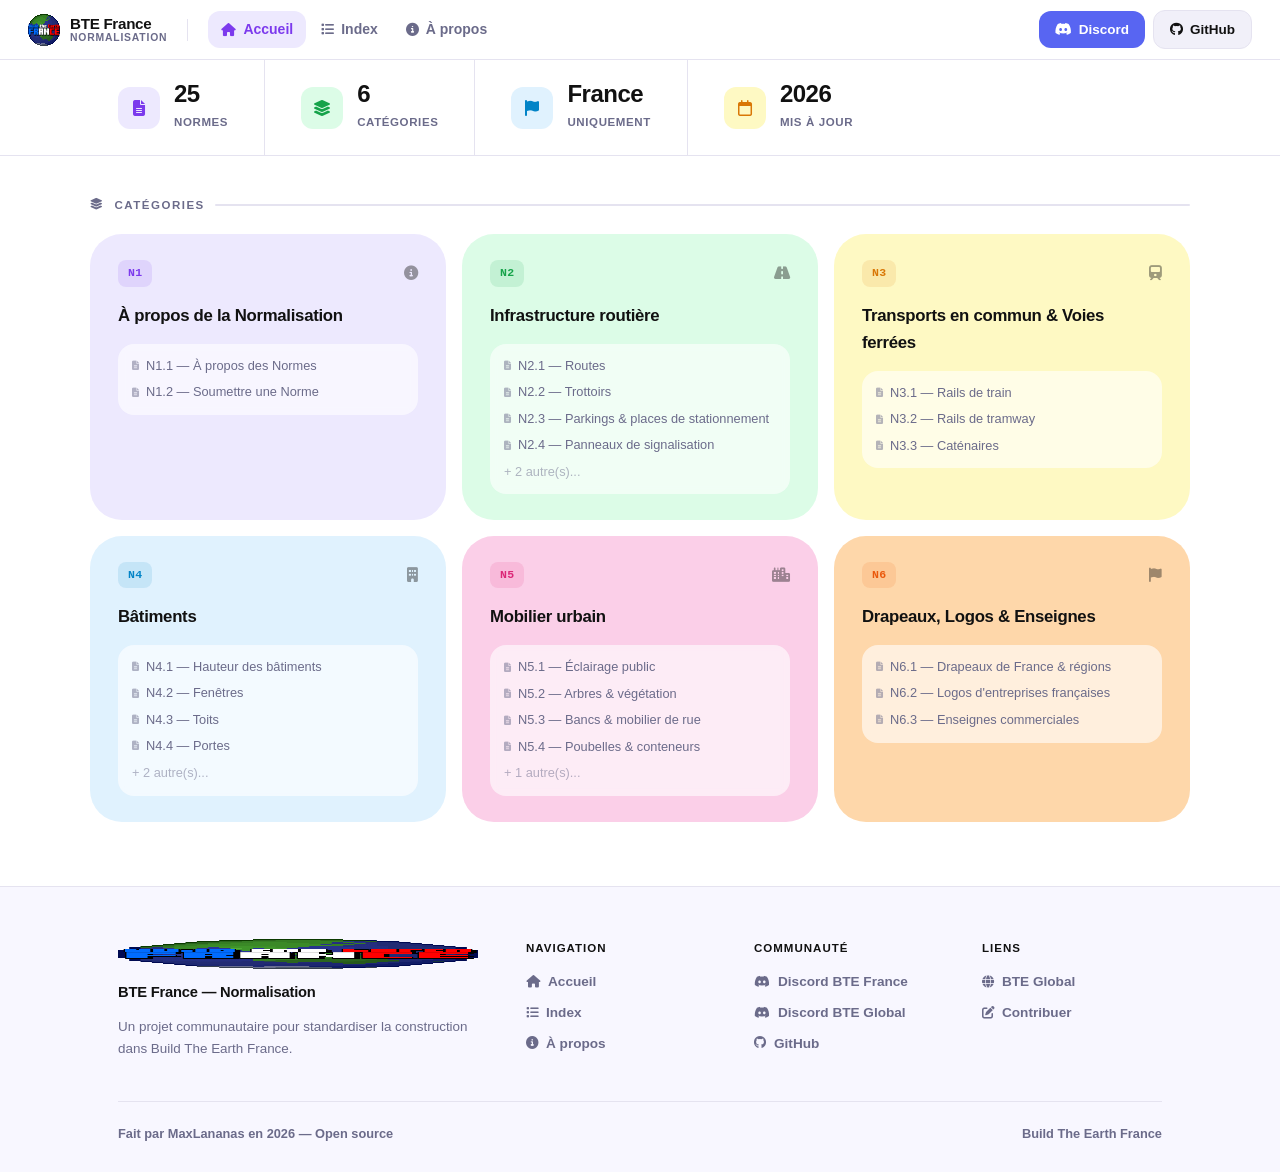
<file: index.html>
<!DOCTYPE html>
<html lang="fr">
<head>
  <meta charset="UTF-8">
  <meta name="viewport" content="width=device-width, initial-scale=1.0">
  <title>BTE France — Projet de Normalisation</title>
  <link rel="stylesheet" href="assets/css/style.css">
  <link rel="stylesheet" href="https://cdnjs.cloudflare.com/ajax/libs/font-awesome/6.5.2/css/all.min.css">
</head>
<body>

<nav>
  <a class="nav-logo" href="index.html">
    <img src="assets/img/btefrance.gif" alt="BTE France">
    <div class="nav-logo-text">
      BTE France
      <span>Normalisation</span>
    </div>
  </a>
  <div class="nav-sep"></div>
  <ul class="nav-links">
    <li><a href="index.html" class="active"><i class="fa-solid fa-house"></i> Accueil</a></li>
    <li><a href="norm-index.html"><i class="fa-solid fa-list"></i> Index</a></li>
    <li><a href="about.html"><i class="fa-solid fa-circle-info"></i> À propos</a></li>
  </ul>
  <div class="nav-right">
    <a href="https://discord.gg/zdsG6MN99h" target="_blank" class="nav-btn nav-btn-discord">
      <i class="fa-brands fa-discord"></i> Discord
    </a>
    <a href="https://github.com/MaxLananas/bte-fr-normalisation" target="_blank" class="nav-btn nav-btn-github">
      <i class="fa-brands fa-github"></i> GitHub
    </a>
  </div>
</nav>

<div class="stats-strip">
  <div class="stats-strip-inner">
    <div class="stat-item">
      <div class="stat-icon v"><i class="fa-solid fa-file-lines"></i></div>
      <div class="stat-text">
        <strong id="norm-count">—</strong>
        <span>Normes</span>
      </div>
    </div>
    <div class="stat-item">
      <div class="stat-icon g"><i class="fa-solid fa-layer-group"></i></div>
      <div class="stat-text">
        <strong id="cat-count">—</strong>
        <span>Catégories</span>
      </div>
    </div>
    <div class="stat-item">
      <div class="stat-icon b"><i class="fa-solid fa-flag"></i></div>
      <div class="stat-text">
        <strong>France</strong>
        <span>Uniquement</span>
      </div>
    </div>
    <div class="stat-item">
      <div class="stat-icon y"><i class="fa-regular fa-calendar"></i></div>
      <div class="stat-text">
        <strong>2026</strong>
        <span>Mis à jour</span>
      </div>
    </div>
  </div>
</div>

<div class="container page-body">
  <div class="section-label">
    <i class="fa-solid fa-layer-group"></i>
    Catégories
  </div>
  <div class="cat-grid" id="cat-grid"></div>
</div>

<footer>
  <div class="footer-inner">
    <div class="footer-grid">
      <div class="footer-brand">
        <img src="assets/img/btefrance.gif" alt="BTE France">
        <div class="footer-brand-name">BTE France — Normalisation</div>
        <p>Un projet communautaire pour standardiser la construction dans Build The Earth France.</p>
      </div>
      <div class="footer-col">
        <h4>Navigation</h4>
        <ul>
          <li><a href="index.html"><i class="fa-solid fa-house"></i> Accueil</a></li>
          <li><a href="norm-index.html"><i class="fa-solid fa-list"></i> Index</a></li>
          <li><a href="about.html"><i class="fa-solid fa-circle-info"></i> À propos</a></li>
        </ul>
      </div>
      <div class="footer-col">
        <h4>Communauté</h4>
        <ul>
          <li><a href="https://discord.gg/zdsG6MN99h" target="_blank"><i class="fa-brands fa-discord"></i> Discord BTE France</a></li>
          <li><a href="https://discord.gg/ZjTeef8da6" target="_blank"><i class="fa-brands fa-discord"></i> Discord BTE Global</a></li>
          <li><a href="https://github.com/MaxLananas/bte-fr-normalisation" target="_blank"><i class="fa-brands fa-github"></i> GitHub</a></li>
        </ul>
      </div>
      <div class="footer-col">
        <h4>Liens</h4>
        <ul>
          <li><a href="https://buildtheearth.net" target="_blank"><i class="fa-solid fa-globe"></i> BTE Global</a></li>
          <li><a href="norm-viewer.html?norm=N1/N1.2.md"><i class="fa-solid fa-pen-to-square"></i> Contribuer</a></li>
        </ul>
      </div>
    </div>
    <div class="footer-bottom">
      <span>Fait par MaxLananas en 2026 — Open source</span>
      <span>Build The Earth France</span>
    </div>
  </div>
</footer>

<script src="assets/js/main.js"></script>
<script>
  (function () {
    var colors = ['c0','c1','c2','c3','c4','c5'];
    var grid   = document.getElementById('cat-grid');
    var total  = 0;

    NORMS_DATA.forEach(function (cat, idx) {
      total += cat.items.length;
      var c    = colors[idx % colors.length];
      var card = document.createElement('a');
      card.href      = pageUrl('norm-index.html') + '#' + cat.id;
      card.className = 'cat-card ' + c;
      card.innerHTML =
        '<div class="cat-card-top">'
        + '<span class="cat-chip">' + cat.id + '</span>'
        + '<i class="' + cat.icon + ' cat-card-icon"></i>'
        + '</div>'
        + '<h3>' + cat.title + '</h3>'
        + '<div class="cat-card-items">'
        + cat.items.slice(0, 4).map(function (i) {
            return '<div class="cat-card-item">'
              + '<i class="fa-solid fa-file-lines"></i>'
              + '<span>' + i.id + ' — ' + i.title + '</span>'
              + '</div>';
          }).join('')
        + (cat.items.length > 4
            ? '<div class="cat-card-item" style="opacity:0.5">+ ' + (cat.items.length - 4) + ' autre(s)...</div>'
            : '')
        + '</div>';
      grid.appendChild(card);
    });

    document.getElementById('norm-count').textContent = total;
    document.getElementById('cat-count').textContent  = NORMS_DATA.length;
  })();
</script>

</body>
</html>
</file>
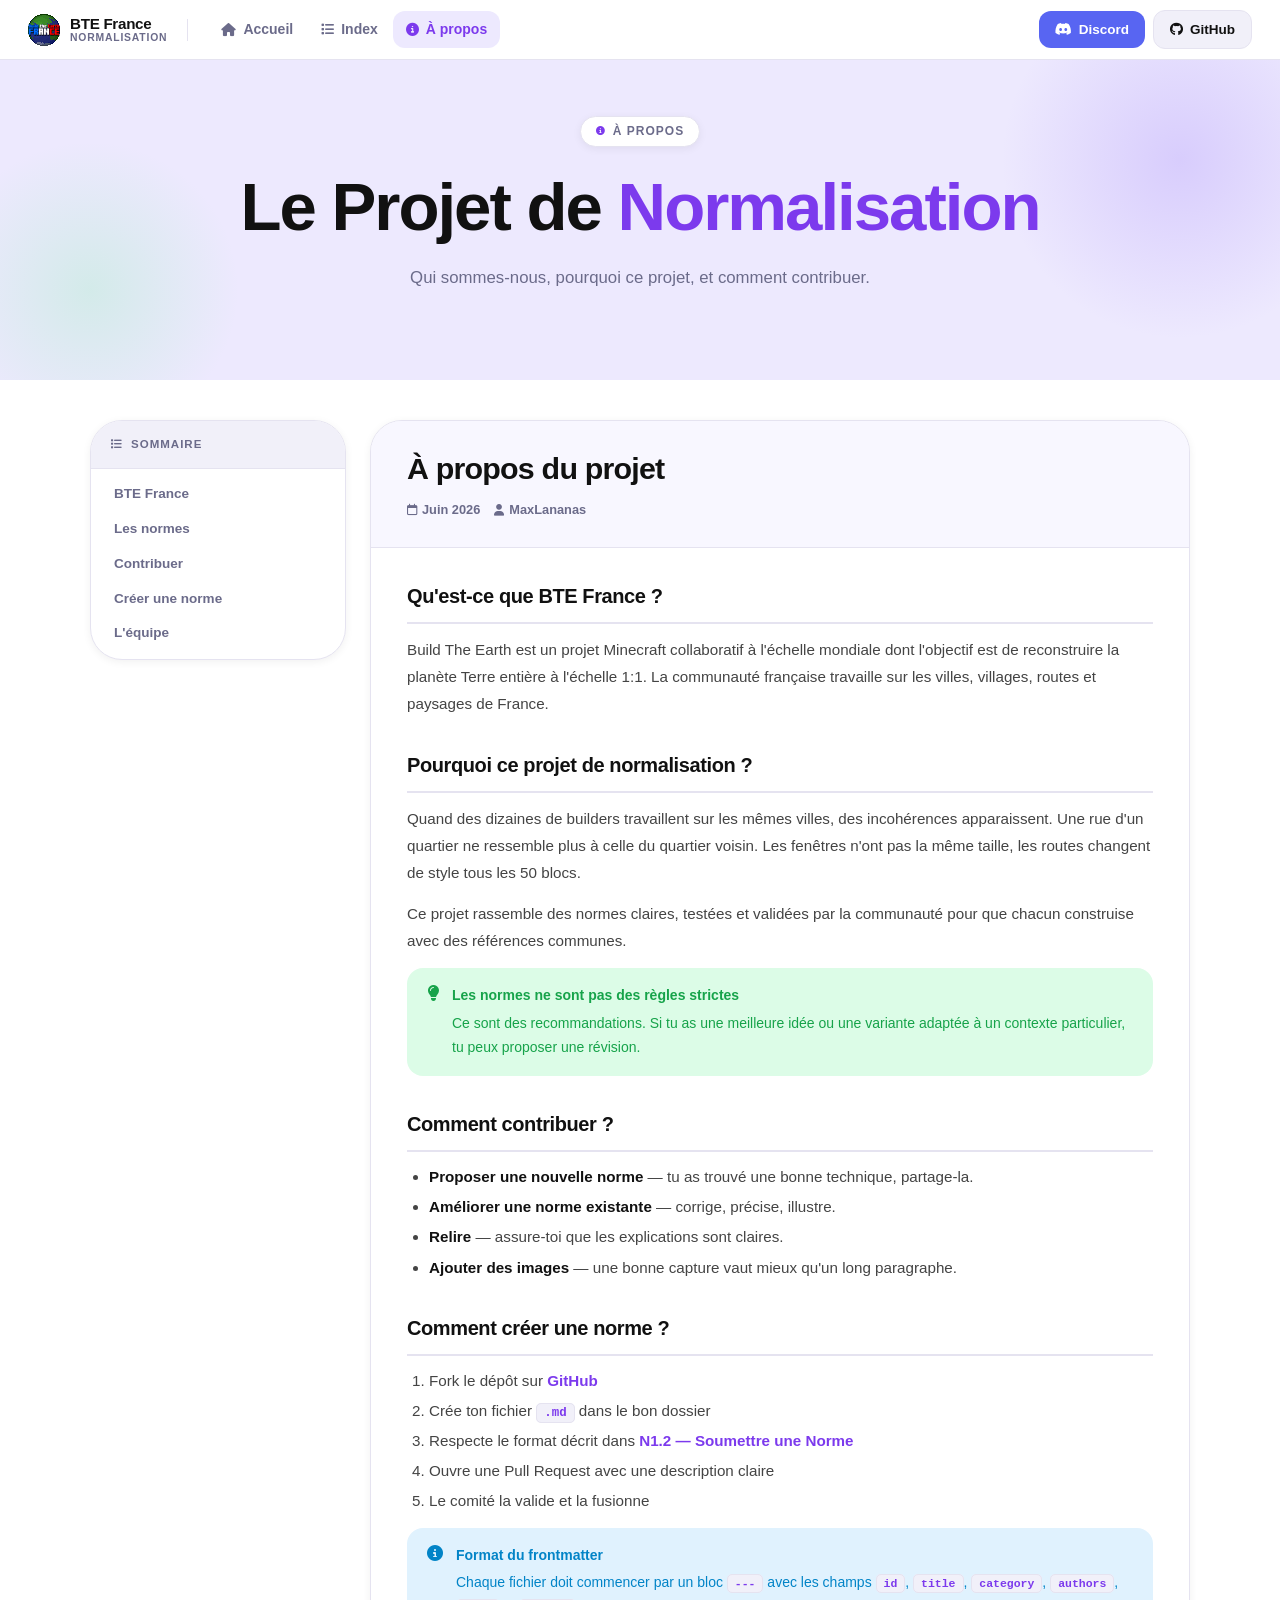
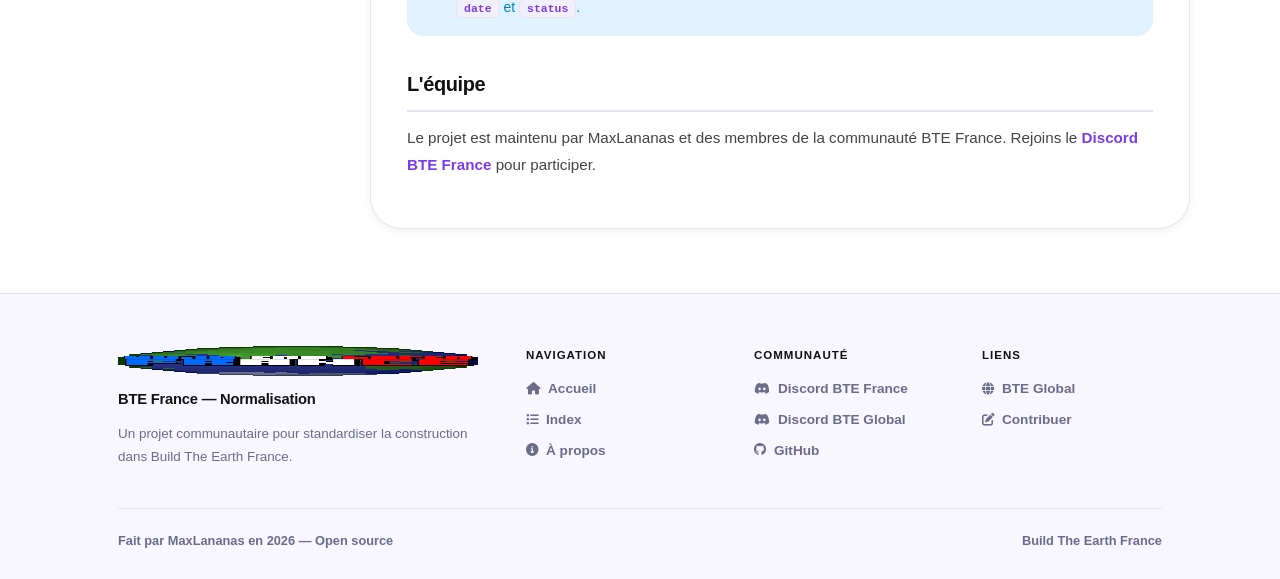
<file: about.html>
<!DOCTYPE html>
<html lang="fr">
<head>
  <meta charset="UTF-8">
  <meta name="viewport" content="width=device-width, initial-scale=1.0">
  <title>À propos — BTE France Normes</title>
  <link rel="stylesheet" href="assets/css/style.css">
  <link rel="stylesheet" href="https://cdnjs.cloudflare.com/ajax/libs/font-awesome/6.5.2/css/all.min.css">
</head>
<body>

<nav>
  <a class="nav-logo" href="index.html">
    <img src="assets/img/btefrance.gif" alt="BTE France">
    <div class="nav-logo-text">BTE France<span>Normalisation</span></div>
  </a>
  <div class="nav-sep"></div>
  <ul class="nav-links">
    <li><a href="index.html"><i class="fa-solid fa-house"></i> Accueil</a></li>
    <li><a href="norm-index.html"><i class="fa-solid fa-list"></i> Index</a></li>
    <li><a href="about.html" class="active"><i class="fa-solid fa-circle-info"></i> À propos</a></li>
  </ul>
  <div class="nav-right">
    <a href="https://discord.gg/zdsG6MN99h" target="_blank" class="nav-btn nav-btn-discord">
      <i class="fa-brands fa-discord"></i> Discord
    </a>
    <a href="https://github.com/MaxLananas/bte-fr-normalisation" target="_blank" class="nav-btn nav-btn-github">
      <i class="fa-brands fa-github"></i> GitHub
    </a>
  </div>
</nav>

<section class="hero" style="padding:56px 28px 52px;">
  <div class="hero-eyebrow"><i class="fa-solid fa-circle-info"></i> À propos</div>
  <h1>Le Projet de <em>Normalisation</em></h1>
  <p class="hero-desc">Qui sommes-nous, pourquoi ce projet, et comment contribuer.</p>
</section>

<div class="container page-body">
  <div class="wiki-layout">
    <aside class="wiki-sidebar">
      <div class="sidebar-head"><i class="fa-solid fa-list"></i> Sommaire</div>
      <ul class="sidebar-list">
        <li><a href="#bte">BTE France</a></li>
        <li><a href="#normes">Les normes</a></li>
        <li><a href="#contribuer">Contribuer</a></li>
        <li><a href="#creer">Créer une norme</a></li>
        <li><a href="#equipe">L'équipe</a></li>
      </ul>
    </aside>
    <main class="wiki-main">
      <div class="wiki-article">
        <div class="article-header">
          <h1>À propos du projet</h1>
          <div class="article-meta">
            <span><i class="fa-regular fa-calendar"></i> Juin 2026</span>
            <span><i class="fa-solid fa-user"></i> MaxLananas</span>
          </div>
        </div>
        <div class="article-body">

          <h2 id="bte">Qu'est-ce que BTE France ?</h2>
          <p>Build The Earth est un projet Minecraft collaboratif à l'échelle mondiale dont l'objectif est de reconstruire la planète Terre entière à l'échelle 1:1. La communauté française travaille sur les villes, villages, routes et paysages de France.</p>

          <h2 id="normes">Pourquoi ce projet de normalisation ?</h2>
          <p>Quand des dizaines de builders travaillent sur les mêmes villes, des incohérences apparaissent. Une rue d'un quartier ne ressemble plus à celle du quartier voisin. Les fenêtres n'ont pas la même taille, les routes changent de style tous les 50 blocs.</p>
          <p>Ce projet rassemble des normes claires, testées et validées par la communauté pour que chacun construise avec des références communes.</p>

          <div class="callout tip">
            <i class="callout-ico fa-solid fa-lightbulb"></i>
            <div class="callout-content">
              <strong>Les normes ne sont pas des règles strictes</strong>
              <p>Ce sont des recommandations. Si tu as une meilleure idée ou une variante adaptée à un contexte particulier, tu peux proposer une révision.</p>
            </div>
          </div>

          <h2 id="contribuer">Comment contribuer ?</h2>
          <ul>
            <li><strong>Proposer une nouvelle norme</strong> — tu as trouvé une bonne technique, partage-la.</li>
            <li><strong>Améliorer une norme existante</strong> — corrige, précise, illustre.</li>
            <li><strong>Relire</strong> — assure-toi que les explications sont claires.</li>
            <li><strong>Ajouter des images</strong> — une bonne capture vaut mieux qu'un long paragraphe.</li>
          </ul>

          <h2 id="creer">Comment créer une norme ?</h2>
          <ol>
            <li>Fork le dépôt sur <a href="https://github.com/MaxLananas/bte-fr-normalisation" target="_blank">GitHub</a></li>
            <li>Crée ton fichier <code>.md</code> dans le bon dossier</li>
            <li>Respecte le format décrit dans <a href="norm-viewer.html?norm=N1/N1.2.md">N1.2 — Soumettre une Norme</a></li>
            <li>Ouvre une Pull Request avec une description claire</li>
            <li>Le comité la valide et la fusionne</li>
          </ol>

          <div class="callout info">
            <i class="callout-ico fa-solid fa-circle-info"></i>
            <div class="callout-content">
              <strong>Format du frontmatter</strong>
              <p>Chaque fichier doit commencer par un bloc <code>---</code> avec les champs <code>id</code>, <code>title</code>, <code>category</code>, <code>authors</code>, <code>date</code> et <code>status</code>.</p>
            </div>
          </div>

          <h2 id="equipe">L'équipe</h2>
          <p>Le projet est maintenu par MaxLananas et des membres de la communauté BTE France. Rejoins le <a href="https://discord.gg/zdsG6MN99h" target="_blank">Discord BTE France</a> pour participer.</p>

        </div>
      </div>
    </main>
  </div>
</div>

<footer>
  <div class="footer-inner">
    <div class="footer-grid">
      <div class="footer-brand">
        <img src="assets/img/btefrance.gif" alt="BTE France">
        <div class="footer-brand-name">BTE France — Normalisation</div>
        <p>Un projet communautaire pour standardiser la construction dans Build The Earth France.</p>
      </div>
      <div class="footer-col">
        <h4>Navigation</h4>
        <ul>
          <li><a href="index.html"><i class="fa-solid fa-house"></i> Accueil</a></li>
          <li><a href="norm-index.html"><i class="fa-solid fa-list"></i> Index</a></li>
          <li><a href="about.html"><i class="fa-solid fa-circle-info"></i> À propos</a></li>
        </ul>
      </div>
      <div class="footer-col">
        <h4>Communauté</h4>
        <ul>
          <li><a href="https://discord.gg/zdsG6MN99h" target="_blank"><i class="fa-brands fa-discord"></i> Discord BTE France</a></li>
          <li><a href="https://discord.gg/ZjTeef8da6" target="_blank"><i class="fa-brands fa-discord"></i> Discord BTE Global</a></li>
          <li><a href="https://github.com/MaxLananas/bte-fr-normalisation" target="_blank"><i class="fa-brands fa-github"></i> GitHub</a></li>
        </ul>
      </div>
      <div class="footer-col">
        <h4>Liens</h4>
        <ul>
          <li><a href="https://buildtheearth.net" target="_blank"><i class="fa-solid fa-globe"></i> BTE Global</a></li>
          <li><a href="norm-viewer.html?norm=N1/N1.2.md"><i class="fa-solid fa-pen-to-square"></i> Contribuer</a></li>
        </ul>
      </div>
    </div>
    <div class="footer-bottom">
      <span>Fait par MaxLananas en 2026 — Open source</span>
      <span>Build The Earth France</span>
    </div>
  </div>
</footer>

<script src="assets/js/main.js"></script>

</body>
</html>
</file>
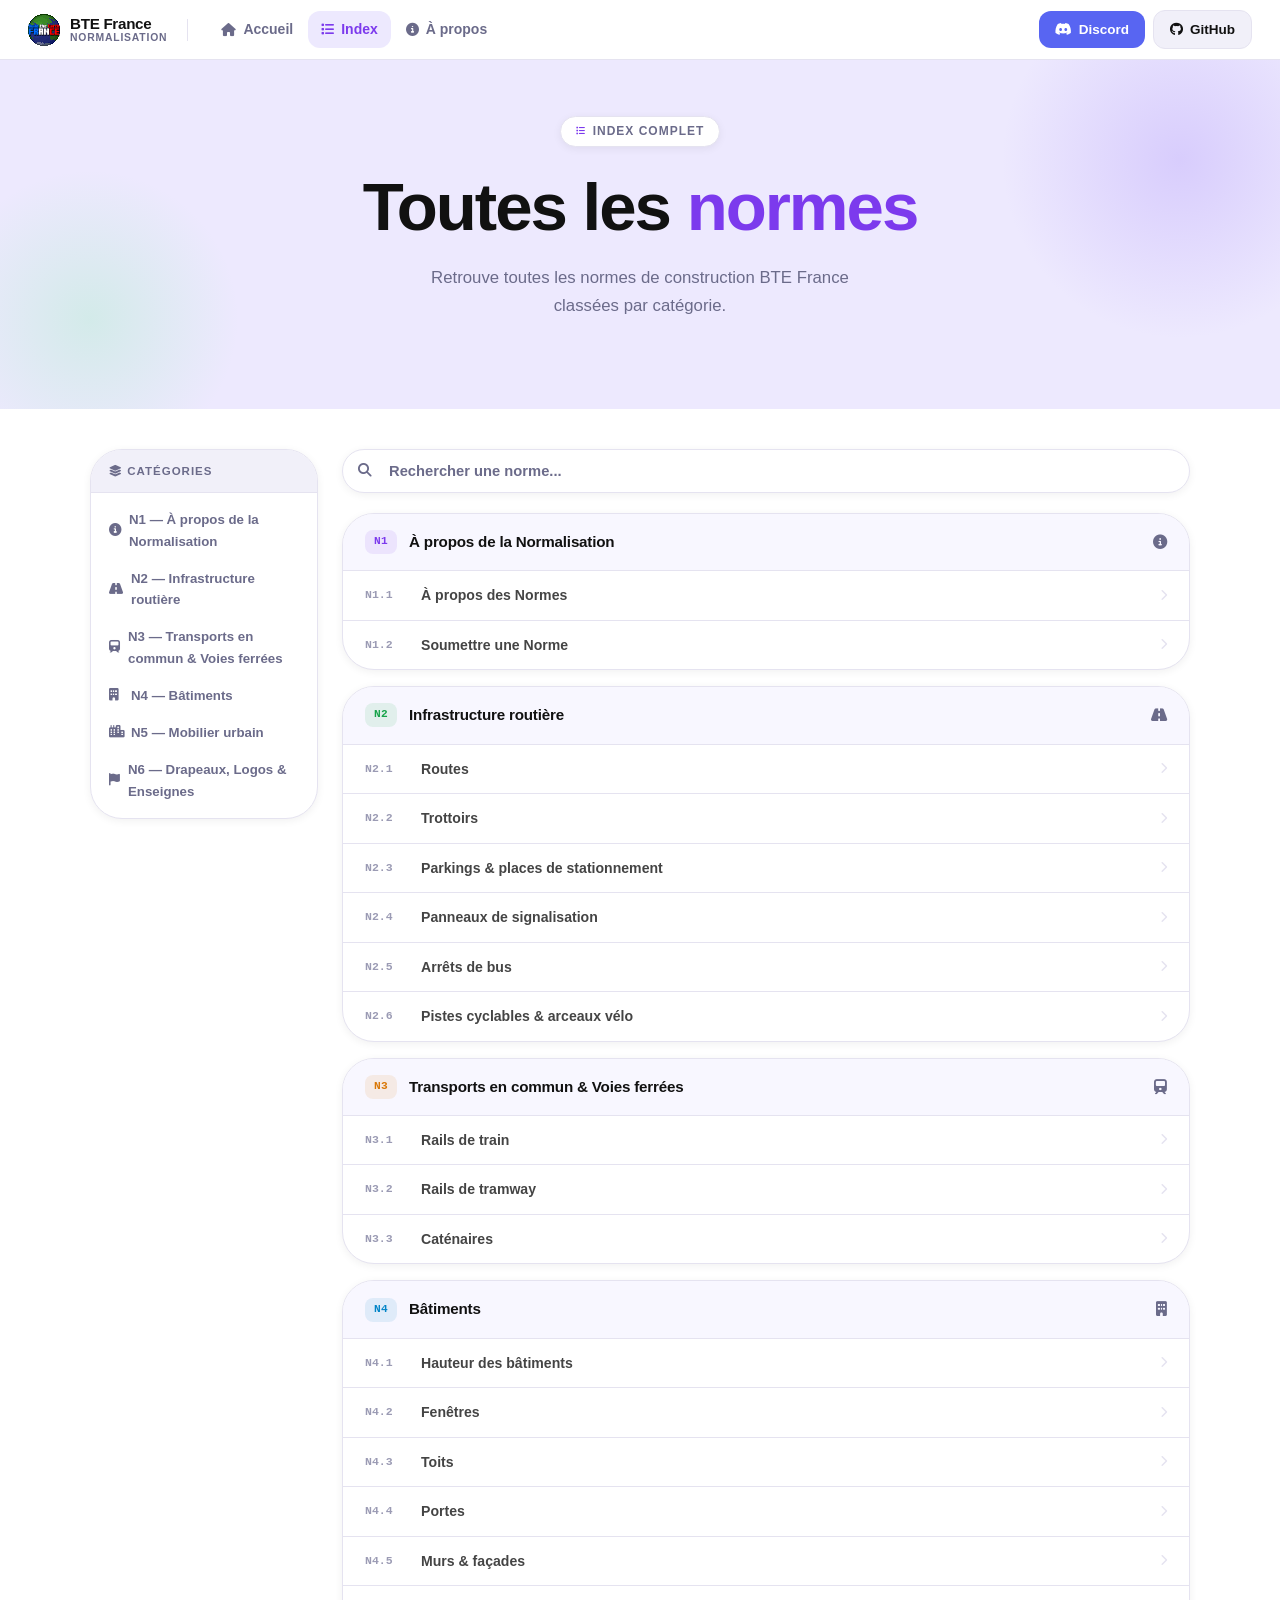
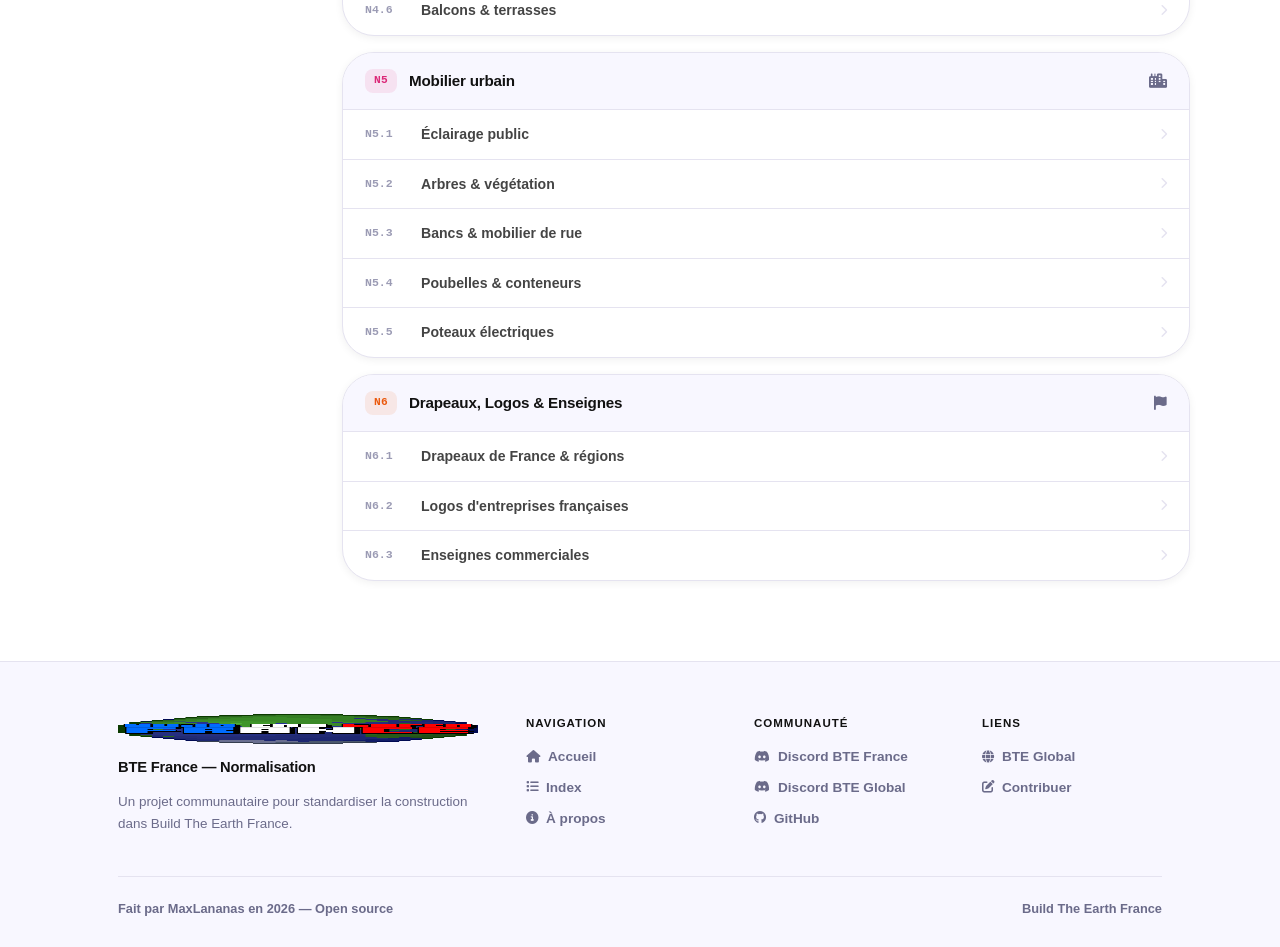
<file: norm-index.html>
<!DOCTYPE html>
<html lang="fr">
<head>
  <meta charset="UTF-8">
  <meta name="viewport" content="width=device-width, initial-scale=1.0">
  <title>Index des Normes — BTE France</title>
  <link rel="stylesheet" href="assets/css/style.css">
  <link rel="stylesheet" href="https://cdnjs.cloudflare.com/ajax/libs/font-awesome/6.5.2/css/all.min.css">
</head>
<body>

<nav>
  <a class="nav-logo" href="index.html">
    <img src="assets/img/btefrance.gif" alt="BTE France">
    <div class="nav-logo-text">BTE France<span>Normalisation</span></div>
  </a>
  <div class="nav-sep"></div>
  <ul class="nav-links">
    <li><a href="index.html"><i class="fa-solid fa-house"></i> Accueil</a></li>
    <li><a href="norm-index.html" class="active"><i class="fa-solid fa-list"></i> Index</a></li>
    <li><a href="about.html"><i class="fa-solid fa-circle-info"></i> À propos</a></li>
  </ul>
  <div class="nav-right">
    <a href="https://discord.gg/zdsG6MN99h" target="_blank" class="nav-btn nav-btn-discord">
      <i class="fa-brands fa-discord"></i> Discord
    </a>
    <a href="https://github.com/MaxLananas/bte-fr-normalisation" target="_blank" class="nav-btn nav-btn-github">
      <i class="fa-brands fa-github"></i> GitHub
    </a>
  </div>
</nav>

<section class="hero" style="padding:56px 28px 52px;">
  <div class="hero-eyebrow"><i class="fa-solid fa-list"></i> Index complet</div>
  <h1>Toutes les <em>normes</em></h1>
  <p class="hero-desc">Retrouve toutes les normes de construction BTE France classées par catégorie.</p>
</section>

<div class="container page-body">
  <div class="index-page-layout">
    <aside class="index-toc">
      <div class="index-toc-head"><i class="fa-solid fa-layer-group"></i> Catégories</div>
      <ul class="index-toc-list" id="cat-toc"></ul>
    </aside>
    <div class="index-main">
      <div class="index-search">
        <i class="fa-solid fa-magnifying-glass"></i>
        <input type="text" id="search" placeholder="Rechercher une norme..." autocomplete="off">
      </div>
      <div id="index-body"></div>
    </div>
  </div>
</div>

<footer>
  <div class="footer-inner">
    <div class="footer-grid">
      <div class="footer-brand">
        <img src="assets/img/btefrance.gif" alt="BTE France">
        <div class="footer-brand-name">BTE France — Normalisation</div>
        <p>Un projet communautaire pour standardiser la construction dans Build The Earth France.</p>
      </div>
      <div class="footer-col">
        <h4>Navigation</h4>
        <ul>
          <li><a href="index.html"><i class="fa-solid fa-house"></i> Accueil</a></li>
          <li><a href="norm-index.html"><i class="fa-solid fa-list"></i> Index</a></li>
          <li><a href="about.html"><i class="fa-solid fa-circle-info"></i> À propos</a></li>
        </ul>
      </div>
      <div class="footer-col">
        <h4>Communauté</h4>
        <ul>
          <li><a href="https://discord.gg/zdsG6MN99h" target="_blank"><i class="fa-brands fa-discord"></i> Discord BTE France</a></li>
          <li><a href="https://discord.gg/ZjTeef8da6" target="_blank"><i class="fa-brands fa-discord"></i> Discord BTE Global</a></li>
          <li><a href="https://github.com/MaxLananas/bte-fr-normalisation" target="_blank"><i class="fa-brands fa-github"></i> GitHub</a></li>
        </ul>
      </div>
      <div class="footer-col">
        <h4>Liens</h4>
        <ul>
          <li><a href="https://buildtheearth.net" target="_blank"><i class="fa-solid fa-globe"></i> BTE Global</a></li>
          <li><a href="norm-viewer.html?norm=N1/N1.2.md"><i class="fa-solid fa-pen-to-square"></i> Contribuer</a></li>
        </ul>
      </div>
    </div>
    <div class="footer-bottom">
      <span>Fait par MaxLananas en 2026 — Open source</span>
      <span>Build The Earth France</span>
    </div>
  </div>
</footer>

<script src="assets/js/main.js"></script>
<script>
  var chipStyles = [
    'background:rgba(124,58,237,0.1);color:#7C3AED',
    'background:rgba(22,163,74,0.1);color:#16A34A',
    'background:rgba(217,119,6,0.1);color:#D97706',
    'background:rgba(2,132,199,0.1);color:#0284C7',
    'background:rgba(219,39,119,0.1);color:#DB2777',
    'background:rgba(234,88,12,0.1);color:#EA580C'
  ];

  var toc  = document.getElementById('cat-toc');
  var body = document.getElementById('index-body');

  function render(filter) {
    var lf = (filter || '').toLowerCase().trim();
    body.innerHTML = '';

    NORMS_DATA.forEach(function (cat, idx) {
      var visible = cat.items.filter(function (i) {
        return !lf || i.title.toLowerCase().includes(lf) || i.id.toLowerCase().includes(lf);
      });
      if (lf && !visible.length) return;

      var list = lf ? visible : cat.items;
      var sec  = document.createElement('div');
      sec.className = 'index-section';
      sec.id = cat.id;
      sec.innerHTML =
        '<div class="index-section-head">'
        + '<span class="index-section-num" style="' + chipStyles[idx % chipStyles.length] + '">' + cat.id + '</span>'
        + '<h3>' + cat.title + '</h3>'
        + '<i class="' + cat.icon + '"></i>'
        + '</div>'
        + '<ul class="index-list">'
        + list.map(function (i) {
            return '<li><a href="' + pageUrl('norm-viewer.html') + '?norm=' + i.file + '">'
              + '<span class="norm-num">' + i.id + '</span>'
              + '<span>' + i.title + '</span>'
              + '<i class="fa-solid fa-chevron-right norm-arrow"></i>'
              + '</a></li>';
          }).join('')
        + '</ul>';
      body.appendChild(sec);
    });

    if (!body.children.length) {
      body.innerHTML = '<div class="loading-state"><p>Aucun résultat pour <strong>' + filter + '</strong></p></div>';
    }
  }

  NORMS_DATA.forEach(function (cat, idx) {
    var li = document.createElement('li');
    var a  = document.createElement('a');
    a.href = '#' + cat.id;
    a.innerHTML = '<i class="' + cat.icon + '"></i> ' + cat.id + ' — ' + cat.title;
    a.addEventListener('click', function (e) {
      e.preventDefault();
      var el = document.getElementById(cat.id);
      if (el) el.scrollIntoView({ behavior: 'smooth', block: 'start' });
    });
    li.appendChild(a);
    toc.appendChild(li);
  });

  render();

  document.getElementById('search').addEventListener('input', function (e) {
    render(e.target.value);
  });

  if (window.location.hash) {
    setTimeout(function () {
      var el = document.querySelector(window.location.hash);
      if (el) el.scrollIntoView({ behavior: 'smooth', block: 'start' });
    }, 80);
  }
</script>

</body>
</html>
</file>
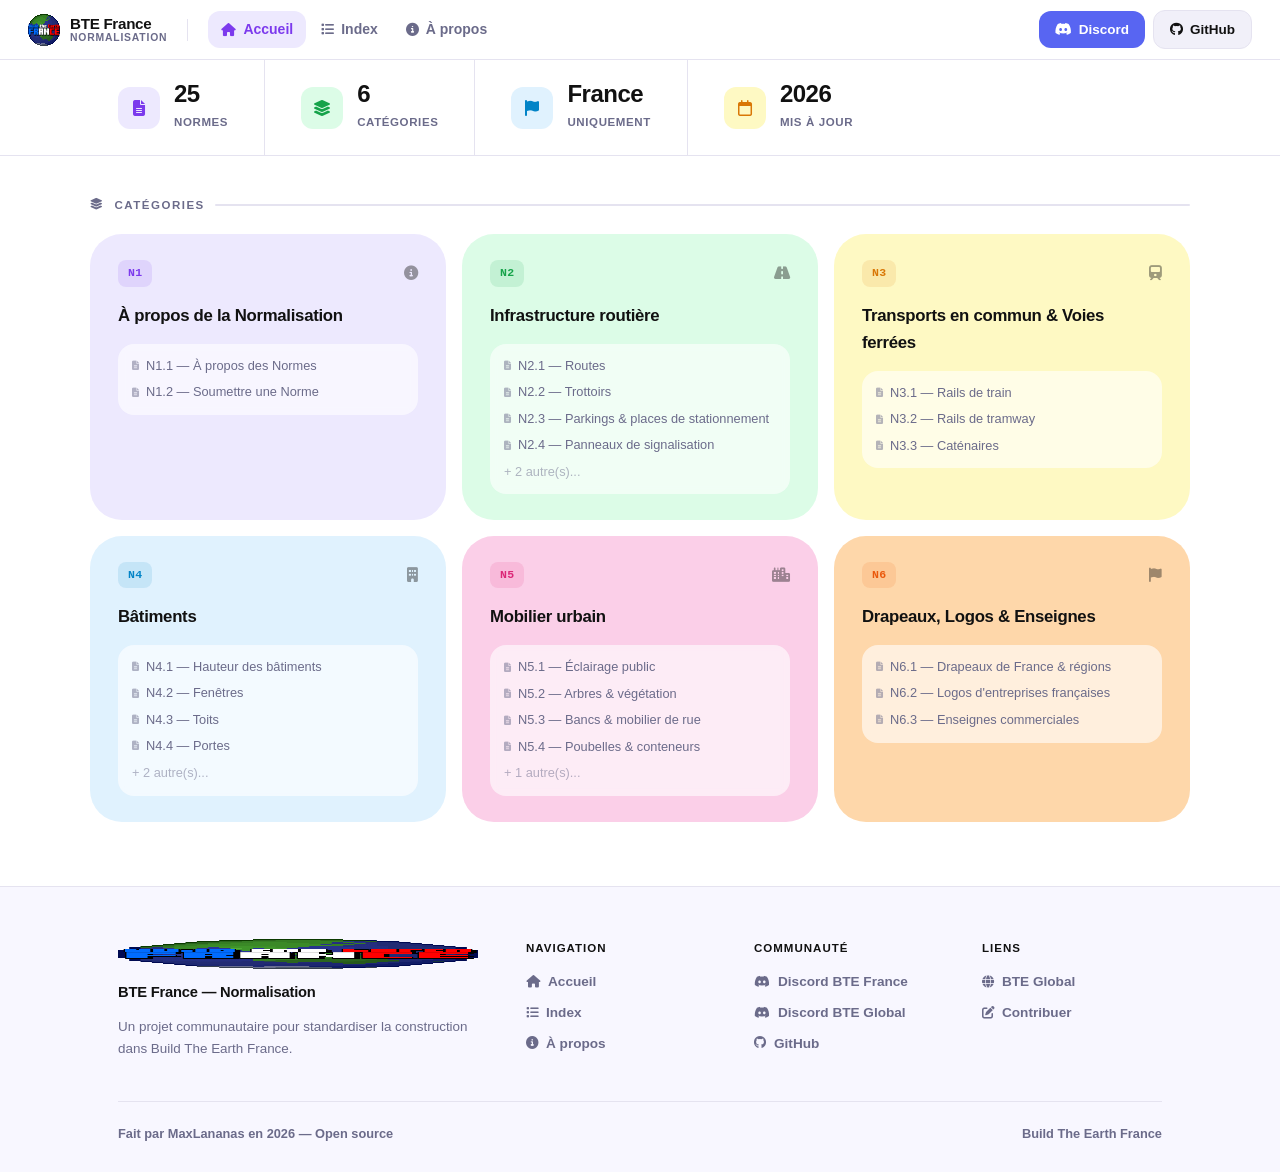
<file: norm-viewer.html>
<!DOCTYPE html>
<html lang="fr">
<head>
  <meta charset="UTF-8">
  <meta name="viewport" content="width=device-width, initial-scale=1.0">
  <title>Norme — BTE France</title>
  <link rel="stylesheet" href="assets/css/style.css">
  <link rel="stylesheet" href="https://cdnjs.cloudflare.com/ajax/libs/font-awesome/6.5.2/css/all.min.css">
</head>
<body>

<nav>
  <a class="nav-logo" href="index.html">
    <img src="assets/img/btefrance.gif" alt="BTE France">
    <div class="nav-logo-text">BTE France<span>Normalisation</span></div>
  </a>
  <div class="nav-sep"></div>
  <ul class="nav-links">
    <li><a href="index.html"><i class="fa-solid fa-house"></i> Accueil</a></li>
    <li><a href="norm-index.html"><i class="fa-solid fa-list"></i> Index</a></li>
    <li><a href="about.html"><i class="fa-solid fa-circle-info"></i> À propos</a></li>
  </ul>
  <div class="nav-right">
    <a href="https://discord.gg/zdsG6MN99h" target="_blank" class="nav-btn nav-btn-discord">
      <i class="fa-brands fa-discord"></i> Discord
    </a>
    <a href="https://github.com/MaxLananas/bte-fr-normalisation" target="_blank" class="nav-btn nav-btn-github">
      <i class="fa-brands fa-github"></i> GitHub
    </a>
  </div>
</nav>

<div class="container page-body">
  <div class="wiki-layout">
    <aside class="wiki-sidebar">
      <div class="sidebar-head"><i class="fa-solid fa-list"></i> Table des matières</div>
      <ul class="sidebar-list" id="toc">
        <li><span class="sidebar-section-label">Chargement...</span></li>
      </ul>
    </aside>
    <main class="wiki-main">
      <div class="wiki-article">
        <div class="article-header" id="norm-header">
          <div class="loading-state" style="padding:28px 0;">
            <div class="spinner"></div>
            <p>Chargement de la norme...</p>
          </div>
        </div>
        <div class="article-body" id="norm-body"></div>
      </div>
      <div class="article-nav" id="article-nav"></div>
    </main>
  </div>
</div>

<footer>
  <div class="footer-inner">
    <div class="footer-grid">
      <div class="footer-brand">
        <img src="assets/img/btefrance.gif" alt="BTE France">
        <div class="footer-brand-name">BTE France — Normalisation</div>
        <p>Un projet communautaire pour standardiser la construction dans Build The Earth France.</p>
      </div>
      <div class="footer-col">
        <h4>Navigation</h4>
        <ul>
          <li><a href="index.html"><i class="fa-solid fa-house"></i> Accueil</a></li>
          <li><a href="norm-index.html"><i class="fa-solid fa-list"></i> Index</a></li>
          <li><a href="about.html"><i class="fa-solid fa-circle-info"></i> À propos</a></li>
        </ul>
      </div>
      <div class="footer-col">
        <h4>Communauté</h4>
        <ul>
          <li><a href="https://discord.gg/zdsG6MN99h" target="_blank"><i class="fa-brands fa-discord"></i> Discord BTE France</a></li>
          <li><a href="https://discord.gg/ZjTeef8da6" target="_blank"><i class="fa-brands fa-discord"></i> Discord BTE Global</a></li>
          <li><a href="https://github.com/MaxLananas/bte-fr-normalisation" target="_blank"><i class="fa-brands fa-github"></i> GitHub</a></li>
        </ul>
      </div>
      <div class="footer-col">
        <h4>Liens</h4>
        <ul>
          <li><a href="https://buildtheearth.net" target="_blank"><i class="fa-solid fa-globe"></i> BTE Global</a></li>
          <li><a href="norm-viewer.html?norm=N1/N1.2.md"><i class="fa-solid fa-pen-to-square"></i> Contribuer</a></li>
        </ul>
      </div>
    </div>
    <div class="footer-bottom">
      <span>Fait par MaxLananas en 2026 — Open source</span>
      <span>Build The Earth France</span>
    </div>
  </div>
</footer>

<script src="assets/js/main.js"></script>
<script>
(function () {
  var MARKED_SRC = 'https://cdn.jsdelivr.net/npm/marked@12/marked.min.js';

  function loadScript(src) {
    return new Promise(function (res, rej) {
      if (document.querySelector('script[src="' + src + '"]')) { res(); return; }
      var s = document.createElement('script');
      s.src = src;
      s.onload = res;
      s.onerror = rej;
      document.head.appendChild(s);
    });
  }

  function parseFrontmatter(raw) {
    var fm = {};
    var body = raw;
    var trimmed = raw.replace(/^\s+/, '');
    if (trimmed.indexOf('---') === 0) {
      var start = raw.indexOf('---');
      var end   = raw.indexOf('---', start + 3);
      if (end !== -1) {
        raw.slice(start + 3, end).trim().split('\n').forEach(function (line) {
          var colon = line.indexOf(':');
          if (colon === -1) return;
          var k = line.slice(0, colon).trim();
          var v = line.slice(colon + 1).trim().replace(/^['"]|['"]$/g, '');
          if (k) fm[k] = v;
        });
        body = raw.slice(end + 3).trim();
      }
    }
    return { fm: fm, body: body };
  }

  function applyCallouts(html) {
    var div = document.createElement('div');
    div.innerHTML = html;

    var blockquotes = div.querySelectorAll('blockquote');
    blockquotes.forEach(function (bq) {
      var firstP = bq.querySelector('p');
      if (!firstP) return;

      var text = firstP.textContent || '';
      var match = text.match(/^\[!(INFO|WARNING|TIP|DANGER)\]\s*(.*)/i);
      if (!match) return;

      var type  = match[1].toUpperCase();
      var title = match[2].trim();

      var map = {
        INFO:    { cls: 'info',    icon: 'fa-solid fa-circle-info' },
        WARNING: { cls: 'warning', icon: 'fa-solid fa-triangle-exclamation' },
        TIP:     { cls: 'tip',     icon: 'fa-solid fa-lightbulb' },
        DANGER:  { cls: 'danger',  icon: 'fa-solid fa-circle-xmark' }
      };
      var t = map[type] || map.INFO;

      firstP.remove();

      var remaining = bq.innerHTML.trim();

      var callout = document.createElement('div');
      callout.className = 'callout ' + t.cls;
      callout.innerHTML =
        '<i class="callout-ico ' + t.icon + '"></i>'
        + '<div class="callout-content">'
        + (title ? '<strong>' + title + '</strong>' : '')
        + (remaining ? '<div>' + remaining + '</div>' : '')
        + '</div>';

      bq.parentNode.replaceChild(callout, bq);
    });

    return div.innerHTML;
  }

  function applyGallery(html) {
    return html.replace(/<!--gallery-->([\s\S]*?)<!--\/gallery-->/gi, function (_, c) {
      return '<div class="img-grid">' + c + '</div>';
    });
  }

  function fixImagePaths(bodyEl, normFile) {
    var folder = normFile.substring(0, normFile.lastIndexOf('/'));
    var base   = RAW_BASE + '/norms/' + folder + '/images/';
    var imgs   = bodyEl.querySelectorAll('img');
    imgs.forEach(function (img) {
      var src = img.getAttribute('src') || '';
      if (src.indexOf('http') === 0 || src.indexOf('//') === 0) return;
      if (src.indexOf('images/') === 0) {
        img.setAttribute('src', base + src.replace('images/', ''));
      }
    });
  }

  function buildHeader(fm, file) {
    var headerEl = document.getElementById('norm-header');
    if (!headerEl) return;
    var statusMap = { 'Validée': 'badge-green', 'En cours': 'badge-orange', 'Dépréciée': 'badge-red' };
    var badgeCls  = statusMap[fm.status] || 'badge-grey';
    headerEl.innerHTML =
      '<div class="article-breadcrumb">'
      + '<a href="' + pageUrl('index.html') + '">Accueil</a>'
      + '<i class="fa-solid fa-chevron-right"></i>'
      + '<a href="' + pageUrl('norm-index.html') + '">Index</a>'
      + '<i class="fa-solid fa-chevron-right"></i>'
      + '<span>' + (fm.id || file.replace('.md', '')) + '</span>'
      + '</div>'
      + '<div class="article-id">' + (fm.id || '') + '</div>'
      + '<h1>' + (fm.title || 'Norme') + '</h1>'
      + '<div class="article-meta">'
      + (fm.status   ? '<span><span class="badge ' + badgeCls + '"><i class="fa-solid fa-circle-dot"></i> ' + fm.status + '</span></span>' : '')
      + (fm.authors  ? '<span><i class="fa-solid fa-user-pen"></i> ' + fm.authors + '</span>' : '')
      + (fm.date     ? '<span><i class="fa-regular fa-calendar"></i> ' + fmtDate(fm.date) + '</span>' : '')
      + (fm.category ? '<span><i class="fa-solid fa-folder"></i> ' + fm.category + '</span>' : '')
      + '</div>';
  }

  function buildTOC(bodyEl) {
    var tocEl = document.getElementById('toc');
    if (!tocEl || !bodyEl) return;
    var headings = bodyEl.querySelectorAll('h2, h3');
    if (!headings.length) {
      tocEl.innerHTML = '<li><span class="sidebar-section-label">Aucune section</span></li>';
      return;
    }
    tocEl.innerHTML = '';
    headings.forEach(function (h, i) {
      var id = 'section-' + i;
      h.id = id;
      var li = document.createElement('li');
      var a  = document.createElement('a');
      a.href = '#' + id;
      a.textContent = h.textContent;
      if (h.tagName === 'H3') a.classList.add('sub');
      li.appendChild(a);
      tocEl.appendChild(li);
    });
    var links = tocEl.querySelectorAll('a');
    var obs = new IntersectionObserver(function (entries) {
      entries.forEach(function (e) {
        if (e.isIntersecting) {
          links.forEach(function (l) { l.classList.remove('active'); });
          var al = tocEl.querySelector('a[href="#' + e.target.id + '"]');
          if (al) al.classList.add('active');
        }
      });
    }, { rootMargin: '-10% 0px -80% 0px' });
    headings.forEach(function (h) { obs.observe(h); });
  }

  function buildAuthors(fm, bodyEl) {
    if (!fm.authors || !bodyEl) return;
    var authors = fm.authors.split(',').map(function (a) { return a.trim(); }).filter(Boolean);
    var block   = document.createElement('div');
    block.className = 'authors-block';
    block.innerHTML = '<h4>Auteurs</h4><div class="author-chips">'
      + authors.map(function (a) {
          return '<div class="author-chip"><div class="ava">' + a.charAt(0).toUpperCase() + '</div>' + a + '</div>';
        }).join('')
      + '</div>';
    bodyEl.appendChild(block);
  }

  function buildArticleNav(file) {
    var navEl = document.getElementById('article-nav');
    if (!navEl) return;
    var nb   = getNeighbours(file);
    var prev = nb.prev;
    var next = nb.next;
    navEl.innerHTML =
      (prev
        ? '<a href="' + pageUrl('norm-viewer.html') + '?norm=' + prev.file + '" class="art-nav-btn prev">'
          + '<i class="fa-solid fa-arrow-left"></i>'
          + '<div><small>Précédent</small><strong>' + prev.id + ' — ' + prev.title + '</strong></div>'
          + '</a>'
        : '<div></div>')
      + (next
        ? '<a href="' + pageUrl('norm-viewer.html') + '?norm=' + next.file + '" class="art-nav-btn next">'
          + '<div><small>Suivant</small><strong>' + next.id + ' — ' + next.title + '</strong></div>'
          + '<i class="fa-solid fa-arrow-right"></i>'
          + '</a>'
        : '<div></div>');
  }

  function run() {
    var params   = new URLSearchParams(window.location.search);
    var normFile = params.get('norm');
    var headerEl = document.getElementById('norm-header');
    var bodyEl   = document.getElementById('norm-body');

    if (!normFile) { window.location.href = pageUrl('index.html'); return; }

    var target = normUrl(normFile);

    fetch(target)
      .then(function (resp) {
        if (!resp.ok) throw new Error('HTTP ' + resp.status);
        return resp.text();
      })
      .then(function (raw) {
        var parsed = parseFrontmatter(raw);
        var fm     = parsed.fm;
        var body   = parsed.body;

        buildHeader(fm, normFile);

        return loadScript(MARKED_SRC).then(function () {
          marked.setOptions({ breaks: false, gfm: true });
          var html = marked.parse(body);
          html = applyCallouts(html);
          html = applyGallery(html);
          bodyEl.innerHTML = html;

          fixImagePaths(bodyEl, normFile);
          buildAuthors(fm, bodyEl);
          buildTOC(bodyEl);
          buildArticleNav(normFile);

          if (fm.title) {
            document.title = fm.id + ' — ' + fm.title + ' · BTE France Normes';
          }
        });
      })
      .catch(function (err) {
        if (headerEl) headerEl.innerHTML = '';
        bodyEl.innerHTML =
          '<div class="error-state">'
          + '<i class="fa-solid fa-file-circle-xmark"></i>'
          + '<h3>Norme introuvable</h3>'
          + '<p>Impossible de charger <code>norms/' + normFile + '</code>.</p>'
          + '<p style="margin-top:16px"><a href="' + pageUrl('norm-index.html') + '"><i class="fa-solid fa-arrow-left"></i> Retour à l\'index</a></p>'
          + '</div>';
      });
  }

  run();
})();
</script>

</body>
</html>
</file>
<file: assets/css/style.css>
*, *::before, *::after {
  box-sizing: border-box;
  margin: 0;
  padding: 0;
}

:root {
  --violet: #C4B5FD;
  --violet-vif: #7C3AED;
  --violet-pale: #EDE9FE;
  --vert: #86EFAC;
  --vert-vif: #16A34A;
  --vert-pale: #DCFCE7;
  --jaune: #FDE68A;
  --jaune-vif: #D97706;
  --jaune-pale: #FEF9C3;
  --bleu: #BAE6FD;
  --bleu-vif: #0284C7;
  --bleu-pale: #E0F2FE;
  --rose: #FBCFE8;
  --rose-vif: #DB2777;
  --orange: #FED7AA;
  --orange-vif: #EA580C;

  --fond: #ffffff;
  --fond2: #F8F7FF;
  --fond3: #F1F0F9;
  --bordure: #E5E3F0;
  --texte: #111111;
  --texte-muted: #6B6B8A;
  --texte-light: #9B9BB4;

  --radius-xl: 32px;
  --radius-lg: 24px;
  --radius-md: 16px;
  --radius-sm: 12px;
  --radius-xs: 8px;
  --transition: 0.18s ease;

  --shadow-sm: 0 2px 8px rgba(0,0,0,0.06);
  --shadow-md: 0 4px 20px rgba(0,0,0,0.08);
  --shadow-lg: 0 8px 40px rgba(0,0,0,0.12);
}

html { scroll-behavior: smooth; }

body {
  font-family: -apple-system, BlinkMacSystemFont, 'Segoe UI', Roboto, 'Helvetica Neue', sans-serif;
  background: var(--fond);
  color: var(--texte);
  line-height: 1.6;
  font-size: 15px;
}

a { color: var(--violet-vif); text-decoration: none; }
a:hover { text-decoration: underline; }

nav {
  position: sticky;
  top: 0;
  z-index: 200;
  background: rgba(255,255,255,0.92);
  backdrop-filter: blur(16px);
  border-bottom: 1px solid var(--bordure);
  height: 60px;
  display: flex;
  align-items: center;
  padding: 0 28px;
  gap: 20px;
}

.nav-logo {
  display: flex;
  align-items: center;
  gap: 10px;
  text-decoration: none;
  flex-shrink: 0;
}

.nav-logo img {
  height: 32px;
  width: auto;
  border-radius: 10px;
}

.nav-logo-text {
  font-size: 0.95rem;
  font-weight: 900;
  color: var(--texte);
  line-height: 1.15;
  letter-spacing: -0.3px;
}

.nav-logo-text span {
  display: block;
  font-size: 0.65rem;
  font-weight: 600;
  color: var(--texte-muted);
  text-transform: uppercase;
  letter-spacing: 0.8px;
}

.nav-sep {
  width: 1px;
  height: 22px;
  background: var(--bordure);
  flex-shrink: 0;
}

.nav-links {
  display: flex;
  align-items: center;
  gap: 2px;
  list-style: none;
  flex: 1;
}

.nav-links a {
  display: flex;
  align-items: center;
  gap: 7px;
  padding: 7px 13px;
  border-radius: var(--radius-sm);
  font-size: 0.875rem;
  font-weight: 700;
  color: var(--texte-muted);
  text-decoration: none;
  transition: all var(--transition);
}

.nav-links a:hover {
  background: var(--fond3);
  color: var(--texte);
  text-decoration: none;
}

.nav-links a.active {
  background: var(--violet-pale);
  color: var(--violet-vif);
}

.nav-links a i { font-size: 0.82rem; }

.nav-right {
  display: flex;
  align-items: center;
  gap: 8px;
  margin-left: auto;
}

.nav-btn {
  display: flex;
  align-items: center;
  gap: 7px;
  padding: 8px 16px;
  border-radius: var(--radius-sm);
  font-size: 0.845rem;
  font-weight: 800;
  text-decoration: none;
  transition: all var(--transition);
  border: none;
  cursor: pointer;
}

.nav-btn:hover {
  text-decoration: none;
  transform: translateY(-1px);
  box-shadow: var(--shadow-md);
}

.nav-btn-discord {
  background: #5865F2;
  color: white;
}

.nav-btn-github {
  background: var(--fond3);
  color: var(--texte);
  border: 1px solid var(--bordure);
}

.hero {
  background: var(--violet-pale);
  padding: 80px 28px 72px;
  text-align: center;
  position: relative;
  overflow: hidden;
}

.hero::before {
  content: '';
  position: absolute;
  top: -80px;
  right: -80px;
  width: 360px;
  height: 360px;
  background: radial-gradient(circle, rgba(167,139,250,0.3) 0%, transparent 70%);
  pointer-events: none;
}

.hero::after {
  content: '';
  position: absolute;
  bottom: -60px;
  left: -60px;
  width: 300px;
  height: 300px;
  background: radial-gradient(circle, rgba(134,239,172,0.25) 0%, transparent 70%);
  pointer-events: none;
}

.hero-eyebrow {
  display: inline-flex;
  align-items: center;
  gap: 7px;
  background: white;
  border: 1.5px solid var(--bordure);
  padding: 5px 15px;
  border-radius: 50px;
  font-size: 0.75rem;
  font-weight: 800;
  color: var(--texte-muted);
  text-transform: uppercase;
  letter-spacing: 1px;
  margin-bottom: 24px;
  position: relative;
  box-shadow: var(--shadow-sm);
}

.hero-eyebrow i { color: var(--violet-vif); font-size: 0.55rem; }

.hero h1 {
  font-size: clamp(2.6rem, 6vw, 4.2rem);
  font-weight: 900;
  line-height: 1.08;
  letter-spacing: -2px;
  margin-bottom: 20px;
  color: var(--texte);
  position: relative;
}

.hero h1 em {
  font-style: normal;
  color: var(--violet-vif);
}

.hero-desc {
  font-size: 1.05rem;
  color: var(--texte-muted);
  max-width: 480px;
  margin: 0 auto 36px;
  line-height: 1.7;
  font-weight: 500;
  position: relative;
}

.hero-actions {
  display: flex;
  gap: 12px;
  justify-content: center;
  flex-wrap: wrap;
  position: relative;
}

.btn {
  display: inline-flex;
  align-items: center;
  gap: 9px;
  padding: 13px 26px;
  border-radius: var(--radius-md);
  font-size: 0.95rem;
  font-weight: 800;
  text-decoration: none;
  transition: all var(--transition);
  cursor: pointer;
  border: none;
  letter-spacing: -0.2px;
}

.btn:hover {
  text-decoration: none;
  transform: translateY(-2px);
  box-shadow: var(--shadow-lg);
}

.btn-violet {
  background: var(--violet-vif);
  color: white;
}

.btn-blanc {
  background: white;
  color: var(--texte);
  border: 1.5px solid var(--bordure);
}

.btn-discord {
  background: #5865F2;
  color: white;
}

.stats-strip {
  background: white;
  border-bottom: 1px solid var(--bordure);
}

.stats-strip-inner {
  max-width: 1100px;
  margin: 0 auto;
  padding: 0 28px;
  display: flex;
  align-items: stretch;
  flex-wrap: wrap;
}

.stat-item {
  display: flex;
  align-items: center;
  gap: 14px;
  padding: 22px 36px 22px 0;
  margin-right: 36px;
  border-right: 1px solid var(--bordure);
}

.stat-item:last-child { border-right: none; }

.stat-icon {
  width: 42px;
  height: 42px;
  border-radius: var(--radius-sm);
  display: flex;
  align-items: center;
  justify-content: center;
  font-size: 1rem;
  flex-shrink: 0;
}

.stat-icon.v { background: var(--violet-pale); color: var(--violet-vif); }
.stat-icon.g { background: var(--vert-pale);   color: var(--vert-vif); }
.stat-icon.b { background: var(--bleu-pale);   color: var(--bleu-vif); }
.stat-icon.y { background: var(--jaune-pale);  color: var(--jaune-vif); }

.stat-text strong {
  display: block;
  font-size: 1.5rem;
  font-weight: 900;
  color: var(--texte);
  line-height: 1;
  margin-bottom: 3px;
  letter-spacing: -0.5px;
}

.stat-text span {
  font-size: 0.72rem;
  color: var(--texte-muted);
  text-transform: uppercase;
  letter-spacing: 0.6px;
  font-weight: 700;
}

.container {
  max-width: 1100px;
  margin: 0 auto;
  padding: 0 28px;
}

.page-body { padding: 40px 0 64px; }

.section-label {
  font-size: 0.72rem;
  font-weight: 800;
  text-transform: uppercase;
  letter-spacing: 1.5px;
  color: var(--texte-muted);
  margin-bottom: 20px;
  display: flex;
  align-items: center;
  gap: 10px;
}

.section-label::after {
  content: '';
  flex: 1;
  height: 1.5px;
  background: var(--bordure);
  border-radius: 2px;
}

.cat-grid {
  display: grid;
  grid-template-columns: repeat(auto-fill, minmax(320px, 1fr));
  gap: 16px;
}

.cat-card {
  border-radius: var(--radius-xl);
  padding: 26px 28px;
  text-decoration: none;
  color: var(--texte);
  display: block;
  transition: all var(--transition);
  position: relative;
  overflow: hidden;
  border: none;
}

.cat-card:hover {
  transform: translateY(-4px);
  box-shadow: var(--shadow-lg);
  text-decoration: none;
  color: var(--texte);
}

.cat-card.c0 { background: var(--violet-pale); }
.cat-card.c1 { background: var(--vert-pale); }
.cat-card.c2 { background: var(--jaune-pale); }
.cat-card.c3 { background: var(--bleu-pale); }
.cat-card.c4 { background: var(--rose); }
.cat-card.c5 { background: var(--orange); }

.cat-card-top {
  display: flex;
  align-items: center;
  gap: 10px;
  margin-bottom: 16px;
}

.cat-chip {
  font-family: 'SFMono-Regular', Consolas, monospace;
  font-size: 0.72rem;
  font-weight: 800;
  padding: 4px 10px;
  border-radius: var(--radius-xs);
  letter-spacing: 0.3px;
}

.cat-card.c0 .cat-chip { background: rgba(124,58,237,0.12); color: var(--violet-vif); }
.cat-card.c1 .cat-chip { background: rgba(22,163,74,0.12);  color: var(--vert-vif); }
.cat-card.c2 .cat-chip { background: rgba(217,119,6,0.12);  color: var(--jaune-vif); }
.cat-card.c3 .cat-chip { background: rgba(2,132,199,0.12);  color: var(--bleu-vif); }
.cat-card.c4 .cat-chip { background: rgba(219,39,119,0.12); color: var(--rose-vif); }
.cat-card.c5 .cat-chip { background: rgba(234,88,12,0.12);  color: var(--orange-vif); }

.cat-card-icon {
  margin-left: auto;
  font-size: 0.9rem;
  opacity: 0.4;
}

.cat-card h3 {
  font-size: 1.05rem;
  font-weight: 900;
  margin-bottom: 14px;
  letter-spacing: -0.3px;
}

.cat-card-items {
  background: rgba(255,255,255,0.6);
  border-radius: var(--radius-md);
  padding: 12px 14px;
  display: flex;
  flex-direction: column;
  gap: 6px;
  backdrop-filter: blur(4px);
}

.cat-card-item {
  font-size: 0.8rem;
  color: var(--texte-muted);
  display: flex;
  align-items: center;
  gap: 7px;
  font-weight: 500;
}

.cat-card-item i { font-size: 0.6rem; flex-shrink: 0; opacity: 0.5; }

.wiki-layout {
  display: grid;
  grid-template-columns: 256px 1fr;
  gap: 24px;
  align-items: start;
}

.wiki-sidebar {
  position: sticky;
  top: 76px;
  background: white;
  border: 1.5px solid var(--bordure);
  border-radius: var(--radius-xl);
  overflow: hidden;
  box-shadow: var(--shadow-sm);
}

.sidebar-head {
  padding: 14px 20px;
  background: var(--fond3);
  border-bottom: 1px solid var(--bordure);
  font-size: 0.72rem;
  font-weight: 800;
  color: var(--texte-muted);
  text-transform: uppercase;
  letter-spacing: 1px;
  display: flex;
  align-items: center;
  gap: 8px;
}

.sidebar-head i { font-size: 0.7rem; }

.sidebar-list {
  list-style: none;
  padding: 8px 0;
  max-height: calc(100vh - 200px);
  overflow-y: auto;
}

.sidebar-list li a {
  display: block;
  padding: 8px 20px;
  font-size: 0.845rem;
  font-weight: 600;
  color: var(--texte-muted);
  text-decoration: none;
  border-left: 3px solid transparent;
  transition: all var(--transition);
  line-height: 1.4;
}

.sidebar-list li a:hover {
  background: var(--fond2);
  color: var(--texte);
  border-left-color: var(--bordure);
  text-decoration: none;
}

.sidebar-list li a.active {
  background: var(--violet-pale);
  color: var(--violet-vif);
  border-left-color: var(--violet-vif);
  font-weight: 800;
}

.sidebar-list li a.sub {
  padding-left: 32px;
  font-size: 0.8rem;
}

.sidebar-section-label {
  padding: 10px 20px 4px;
  font-size: 0.68rem;
  font-weight: 700;
  text-transform: uppercase;
  letter-spacing: 0.8px;
  color: var(--texte-light);
  display: block;
}

.wiki-main { min-width: 0; }

.wiki-article {
  background: white;
  border: 1.5px solid var(--bordure);
  border-radius: var(--radius-xl);
  overflow: hidden;
  box-shadow: var(--shadow-sm);
}

.article-header {
  padding: 30px 36px 26px;
  border-bottom: 1px solid var(--bordure);
  background: var(--fond2);
}

.article-breadcrumb {
  display: flex;
  align-items: center;
  gap: 6px;
  font-size: 0.78rem;
  color: var(--texte-muted);
  margin-bottom: 14px;
  flex-wrap: wrap;
  font-weight: 600;
}

.article-breadcrumb a {
  color: var(--texte-muted);
  text-decoration: none;
  transition: color var(--transition);
}

.article-breadcrumb a:hover {
  color: var(--violet-vif);
  text-decoration: none;
}

.article-breadcrumb i { font-size: 0.6rem; color: var(--bordure); }

.article-id {
  font-family: 'SFMono-Regular', Consolas, monospace;
  font-size: 0.72rem;
  font-weight: 700;
  color: var(--texte-muted);
  background: white;
  border: 1.5px solid var(--bordure);
  padding: 2px 9px;
  border-radius: var(--radius-xs);
  display: inline-block;
  margin-bottom: 10px;
}

.article-header h1 {
  font-size: 1.9rem;
  font-weight: 900;
  color: var(--texte);
  margin-bottom: 14px;
  line-height: 1.15;
  letter-spacing: -0.8px;
}

.article-meta {
  display: flex;
  align-items: center;
  gap: 14px;
  flex-wrap: wrap;
  font-size: 0.8rem;
  color: var(--texte-muted);
  font-weight: 600;
}

.article-meta span {
  display: flex;
  align-items: center;
  gap: 5px;
}

.article-meta i { font-size: 0.72rem; }

.badge {
  display: inline-flex;
  align-items: center;
  gap: 5px;
  padding: 4px 11px;
  border-radius: 50px;
  font-size: 0.71rem;
  font-weight: 800;
  letter-spacing: 0.2px;
}

.badge-green  { background: var(--vert-pale);   color: var(--vert-vif); }
.badge-orange { background: var(--orange);       color: var(--orange-vif); }
.badge-red    { background: var(--rose);         color: var(--rose-vif); }
.badge-grey   { background: var(--fond3);        color: var(--texte-muted); }

.article-body { padding: 32px 36px 36px; }

.article-body h2 {
  font-size: 1.25rem;
  font-weight: 900;
  color: var(--texte);
  margin: 32px 0 12px;
  padding-bottom: 10px;
  border-bottom: 2px solid var(--bordure);
  letter-spacing: -0.4px;
}

.article-body h2:first-child { margin-top: 0; }

.article-body h3 {
  font-size: 1.02rem;
  font-weight: 800;
  color: var(--texte);
  margin: 22px 0 8px;
}

.article-body h4 {
  font-size: 0.85rem;
  font-weight: 700;
  color: var(--texte-muted);
  margin: 16px 0 6px;
  text-transform: uppercase;
  letter-spacing: 0.5px;
}

.article-body p {
  color: #444;
  margin-bottom: 14px;
  line-height: 1.78;
  font-size: 0.95rem;
}

.article-body ul,
.article-body ol {
  margin: 0 0 14px 22px;
  color: #444;
}

.article-body li {
  margin-bottom: 5px;
  line-height: 1.65;
  font-size: 0.95rem;
}

.article-body strong { color: var(--texte); }
.article-body a { color: var(--violet-vif); font-weight: 600; }
.article-body a:hover { color: var(--bleu-vif); }

.article-body code {
  font-family: 'SFMono-Regular', Consolas, monospace;
  font-size: 0.82em;
  background: var(--fond3);
  padding: 2px 7px;
  border-radius: 5px;
  border: 1px solid var(--bordure);
  color: var(--violet-vif);
  font-weight: 600;
}

.article-body pre {
  background: #1e1e2e;
  color: #cdd6f4;
  padding: 20px 24px;
  border-radius: var(--radius-md);
  overflow-x: auto;
  margin: 0 0 16px;
  border: none;
  font-family: 'SFMono-Regular', Consolas, monospace;
  font-size: 0.85rem;
  line-height: 1.65;
  box-shadow: var(--shadow-md);
}

.article-body pre code {
  background: none;
  border: none;
  color: inherit;
  padding: 0;
  font-size: inherit;
  font-weight: 400;
}

.article-body table {
  width: 100%;
  border-collapse: collapse;
  margin-bottom: 18px;
  font-size: 0.875rem;
  display: block;
  overflow-x: auto;
  border-radius: var(--radius-md);
  overflow: hidden;
  box-shadow: var(--shadow-sm);
}

.article-body th {
  background: var(--fond3);
  padding: 10px 16px;
  text-align: left;
  font-weight: 800;
  border-bottom: 2px solid var(--bordure);
  color: var(--texte);
  font-size: 0.82rem;
  white-space: nowrap;
}

.article-body td {
  padding: 10px 16px;
  border-bottom: 1px solid var(--bordure);
  color: #444;
  vertical-align: top;
  background: white;
}

.article-body tr:last-child td { border-bottom: none; }
.article-body tr:nth-child(even) td { background: var(--fond2); }

.callout {
  display: flex;
  gap: 13px;
  padding: 16px 20px;
  border-radius: var(--radius-md);
  margin-bottom: 16px;
  border: none;
  font-size: 0.9rem;
  line-height: 1.6;
}

.callout-ico { flex-shrink: 0; font-size: 1rem; margin-top: 1px; }

.callout-content strong {
  display: block;
  margin-bottom: 4px;
  font-size: 0.875rem;
  font-weight: 800;
  color: inherit;
}

.callout-content p { margin: 0; color: inherit; font-size: 0.875rem; }

.callout.info {
  background: var(--bleu-pale);
  color: var(--bleu-vif);
}

.callout.warning {
  background: var(--jaune-pale);
  color: var(--jaune-vif);
}

.callout.tip {
  background: var(--vert-pale);
  color: var(--vert-vif);
}

.callout.danger {
  background: var(--rose);
  color: var(--rose-vif);
}

.img-grid {
  display: grid;
  grid-template-columns: repeat(auto-fill, minmax(200px, 1fr));
  gap: 12px;
  margin: 16px 0;
}

.img-grid figure {
  margin: 0;
  border-radius: var(--radius-md);
  overflow: hidden;
  background: var(--fond3);
  box-shadow: var(--shadow-sm);
}

.img-grid figure img {
  width: 100%;
  height: 150px;
  object-fit: cover;
  display: block;
}

.img-grid figcaption {
  padding: 8px 12px;
  font-size: 0.76rem;
  color: var(--texte-muted);
  font-weight: 600;
}

.authors-block {
  margin-top: 28px;
  padding-top: 22px;
  border-top: 1.5px solid var(--bordure);
}

.authors-block h4 {
  font-size: 0.7rem;
  font-weight: 800;
  text-transform: uppercase;
  letter-spacing: 1px;
  color: var(--texte-muted);
  margin-bottom: 10px;
}

.author-chips { display: flex; flex-wrap: wrap; gap: 8px; }

.author-chip {
  display: flex;
  align-items: center;
  gap: 8px;
  padding: 6px 14px 6px 6px;
  background: var(--fond3);
  border: 1.5px solid var(--bordure);
  border-radius: 50px;
  font-size: 0.82rem;
  color: var(--texte);
  font-weight: 700;
}

.author-chip .ava {
  width: 24px;
  height: 24px;
  border-radius: 50%;
  background: linear-gradient(135deg, var(--violet-vif), #a855f7);
  display: flex;
  align-items: center;
  justify-content: center;
  font-size: 0.62rem;
  color: white;
  font-weight: 900;
  flex-shrink: 0;
}

.article-nav {
  display: flex;
  gap: 12px;
  margin-top: 22px;
}

.art-nav-btn {
  flex: 1;
  display: flex;
  align-items: center;
  gap: 12px;
  padding: 16px 20px;
  border: 1.5px solid var(--bordure);
  border-radius: var(--radius-lg);
  background: white;
  text-decoration: none;
  color: var(--texte-muted);
  transition: all var(--transition);
  font-size: 0.85rem;
  box-shadow: var(--shadow-sm);
}

.art-nav-btn:hover {
  border-color: var(--violet-vif);
  color: var(--texte);
  background: var(--violet-pale);
  text-decoration: none;
  transform: translateY(-2px);
  box-shadow: var(--shadow-md);
}

.art-nav-btn.next { justify-content: flex-end; text-align: right; }

.art-nav-btn i { color: var(--texte-light); font-size: 0.9rem; flex-shrink: 0; }
.art-nav-btn:hover i { color: var(--violet-vif); }

.art-nav-btn small {
  display: block;
  font-size: 0.7rem;
  color: var(--texte-muted);
  font-weight: 700;
  text-transform: uppercase;
  letter-spacing: 0.5px;
  margin-bottom: 3px;
}

.art-nav-btn strong {
  display: block;
  font-size: 0.875rem;
  font-weight: 800;
  color: var(--texte);
}

.index-page-layout {
  display: grid;
  grid-template-columns: 228px 1fr;
  gap: 24px;
  align-items: start;
}

.index-toc {
  position: sticky;
  top: 76px;
  background: white;
  border: 1.5px solid var(--bordure);
  border-radius: var(--radius-xl);
  overflow: hidden;
  box-shadow: var(--shadow-sm);
}

.index-toc-head {
  padding: 12px 18px;
  background: var(--fond3);
  border-bottom: 1px solid var(--bordure);
  font-size: 0.72rem;
  font-weight: 800;
  color: var(--texte-muted);
  text-transform: uppercase;
  letter-spacing: 1px;
}

.index-toc-list { list-style: none; padding: 8px 0; }

.index-toc-list li a {
  display: flex;
  align-items: center;
  gap: 8px;
  padding: 8px 18px;
  font-size: 0.83rem;
  font-weight: 700;
  color: var(--texte-muted);
  text-decoration: none;
  transition: all var(--transition);
}

.index-toc-list li a:hover {
  background: var(--fond2);
  color: var(--violet-vif);
  text-decoration: none;
}

.index-toc-list li a i { font-size: 0.78rem; width: 14px; }

.index-main { min-width: 0; }

.index-search {
  margin-bottom: 20px;
  position: relative;
}

.index-search i {
  position: absolute;
  left: 16px;
  top: 50%;
  transform: translateY(-50%);
  color: var(--texte-muted);
  font-size: 0.85rem;
  pointer-events: none;
}

.index-search input {
  width: 100%;
  padding: 13px 18px 13px 46px;
  border: 1.5px solid var(--bordure);
  border-radius: var(--radius-lg);
  font-size: 0.92rem;
  font-family: inherit;
  font-weight: 600;
  color: var(--texte);
  background: white;
  outline: none;
  transition: all var(--transition);
  box-shadow: var(--shadow-sm);
}

.index-search input::placeholder { color: var(--texte-muted); }

.index-search input:focus {
  border-color: var(--violet-vif);
  box-shadow: 0 0 0 4px rgba(124,58,237,0.08);
}

.index-section {
  background: white;
  border: 1.5px solid var(--bordure);
  border-radius: var(--radius-xl);
  overflow: hidden;
  margin-bottom: 16px;
  box-shadow: var(--shadow-sm);
}

.index-section-head {
  padding: 16px 22px;
  background: var(--fond2);
  border-bottom: 1px solid var(--bordure);
  display: flex;
  align-items: center;
  gap: 12px;
}

.index-section-num {
  font-family: 'SFMono-Regular', Consolas, monospace;
  font-size: 0.7rem;
  font-weight: 800;
  padding: 3px 9px;
  border-radius: var(--radius-xs);
  letter-spacing: 0.3px;
}

.index-section-head h3 {
  font-size: 0.95rem;
  font-weight: 900;
  color: var(--texte);
  margin: 0;
  letter-spacing: -0.2px;
}

.index-section-head i {
  margin-left: auto;
  color: var(--texte-muted);
  font-size: 0.9rem;
}

.index-list { list-style: none; }
.index-list li { border-bottom: 1px solid var(--bordure); }
.index-list li:last-child { border-bottom: none; }

.index-list li a {
  display: flex;
  align-items: center;
  gap: 12px;
  padding: 13px 22px;
  font-size: 0.88rem;
  font-weight: 700;
  color: #444;
  text-decoration: none;
  transition: all var(--transition);
}

.index-list li a:hover {
  background: var(--violet-pale);
  color: var(--violet-vif);
  text-decoration: none;
}

.norm-num {
  font-family: 'SFMono-Regular', Consolas, monospace;
  font-size: 0.72rem;
  color: var(--texte-light);
  min-width: 44px;
  flex-shrink: 0;
  font-weight: 700;
}

.norm-arrow {
  margin-left: auto;
  color: var(--bordure);
  font-size: 0.72rem;
  transition: transform var(--transition), color var(--transition);
}

.index-list li a:hover .norm-arrow {
  color: var(--violet-vif);
  transform: translateX(3px);
}

.loading-state {
  padding: 64px 24px;
  text-align: center;
  color: var(--texte-muted);
}

.spinner {
  width: 34px;
  height: 34px;
  border: 3px solid var(--bordure);
  border-top-color: var(--violet-vif);
  border-radius: 50%;
  animation: spin 0.7s linear infinite;
  margin: 0 auto 16px;
}

@keyframes spin { to { transform: rotate(360deg); } }

.error-state {
  padding: 52px 32px;
  text-align: center;
}

.error-state i {
  font-size: 2.2rem;
  color: var(--texte-light);
  margin-bottom: 16px;
  display: block;
}

.error-state h3 {
  font-size: 1.05rem;
  font-weight: 900;
  color: var(--texte);
  margin-bottom: 8px;
}

.error-state p {
  font-size: 0.875rem;
  color: var(--texte-muted);
  line-height: 1.65;
  font-weight: 500;
}

footer {
  background: var(--fond2);
  border-top: 1.5px solid var(--bordure);
  padding: 52px 0 28px;
}

.footer-inner {
  max-width: 1100px;
  margin: 0 auto;
  padding: 0 28px;
}

.footer-grid {
  display: grid;
  grid-template-columns: 2fr 1fr 1fr 1fr;
  gap: 48px;
  margin-bottom: 40px;
}

.footer-brand { display: flex; flex-direction: column; gap: 12px; }

.footer-brand img {
  height: 30px;
  width: auto;
  border-radius: 8px;
}

.footer-brand-name {
  font-size: 0.92rem;
  font-weight: 900;
  color: var(--texte);
  letter-spacing: -0.2px;
}

.footer-brand p {
  font-size: 0.84rem;
  color: var(--texte-muted);
  line-height: 1.65;
  margin: 0;
  font-weight: 500;
}

.footer-col h4 {
  font-size: 0.72rem;
  font-weight: 900;
  text-transform: uppercase;
  letter-spacing: 1px;
  color: var(--texte);
  margin-bottom: 14px;
}

.footer-col ul {
  list-style: none;
  display: flex;
  flex-direction: column;
  gap: 9px;
}

.footer-col a {
  font-size: 0.85rem;
  font-weight: 600;
  color: var(--texte-muted);
  text-decoration: none;
  display: flex;
  align-items: center;
  gap: 8px;
  transition: color var(--transition);
}

.footer-col a i { font-size: 0.78rem; }
.footer-col a:hover { color: var(--violet-vif); text-decoration: none; }

.footer-bottom {
  border-top: 1.5px solid var(--bordure);
  padding-top: 22px;
  display: flex;
  justify-content: space-between;
  align-items: center;
  font-size: 0.8rem;
  color: var(--texte-muted);
  flex-wrap: wrap;
  gap: 8px;
  font-weight: 600;
}

@media (max-width: 960px) {
  .wiki-layout,
  .index-page-layout { grid-template-columns: 1fr; }
  .wiki-sidebar,
  .index-toc { position: static; }
  .footer-grid { grid-template-columns: 1fr 1fr; }
}

@media (max-width: 640px) {
  nav { padding: 0 16px; gap: 12px; }
  .container { padding: 0 16px; }
  .hero { padding: 56px 20px 52px; }
  .article-body { padding: 22px 20px 26px; }
  .article-header { padding: 22px 20px 20px; }
  .footer-grid { grid-template-columns: 1fr; }
  .article-nav { flex-direction: column; }
  .stats-strip-inner { flex-wrap: wrap; }
  .stat-item { padding: 16px 20px 16px 0; margin-right: 20px; }
}
</file>
